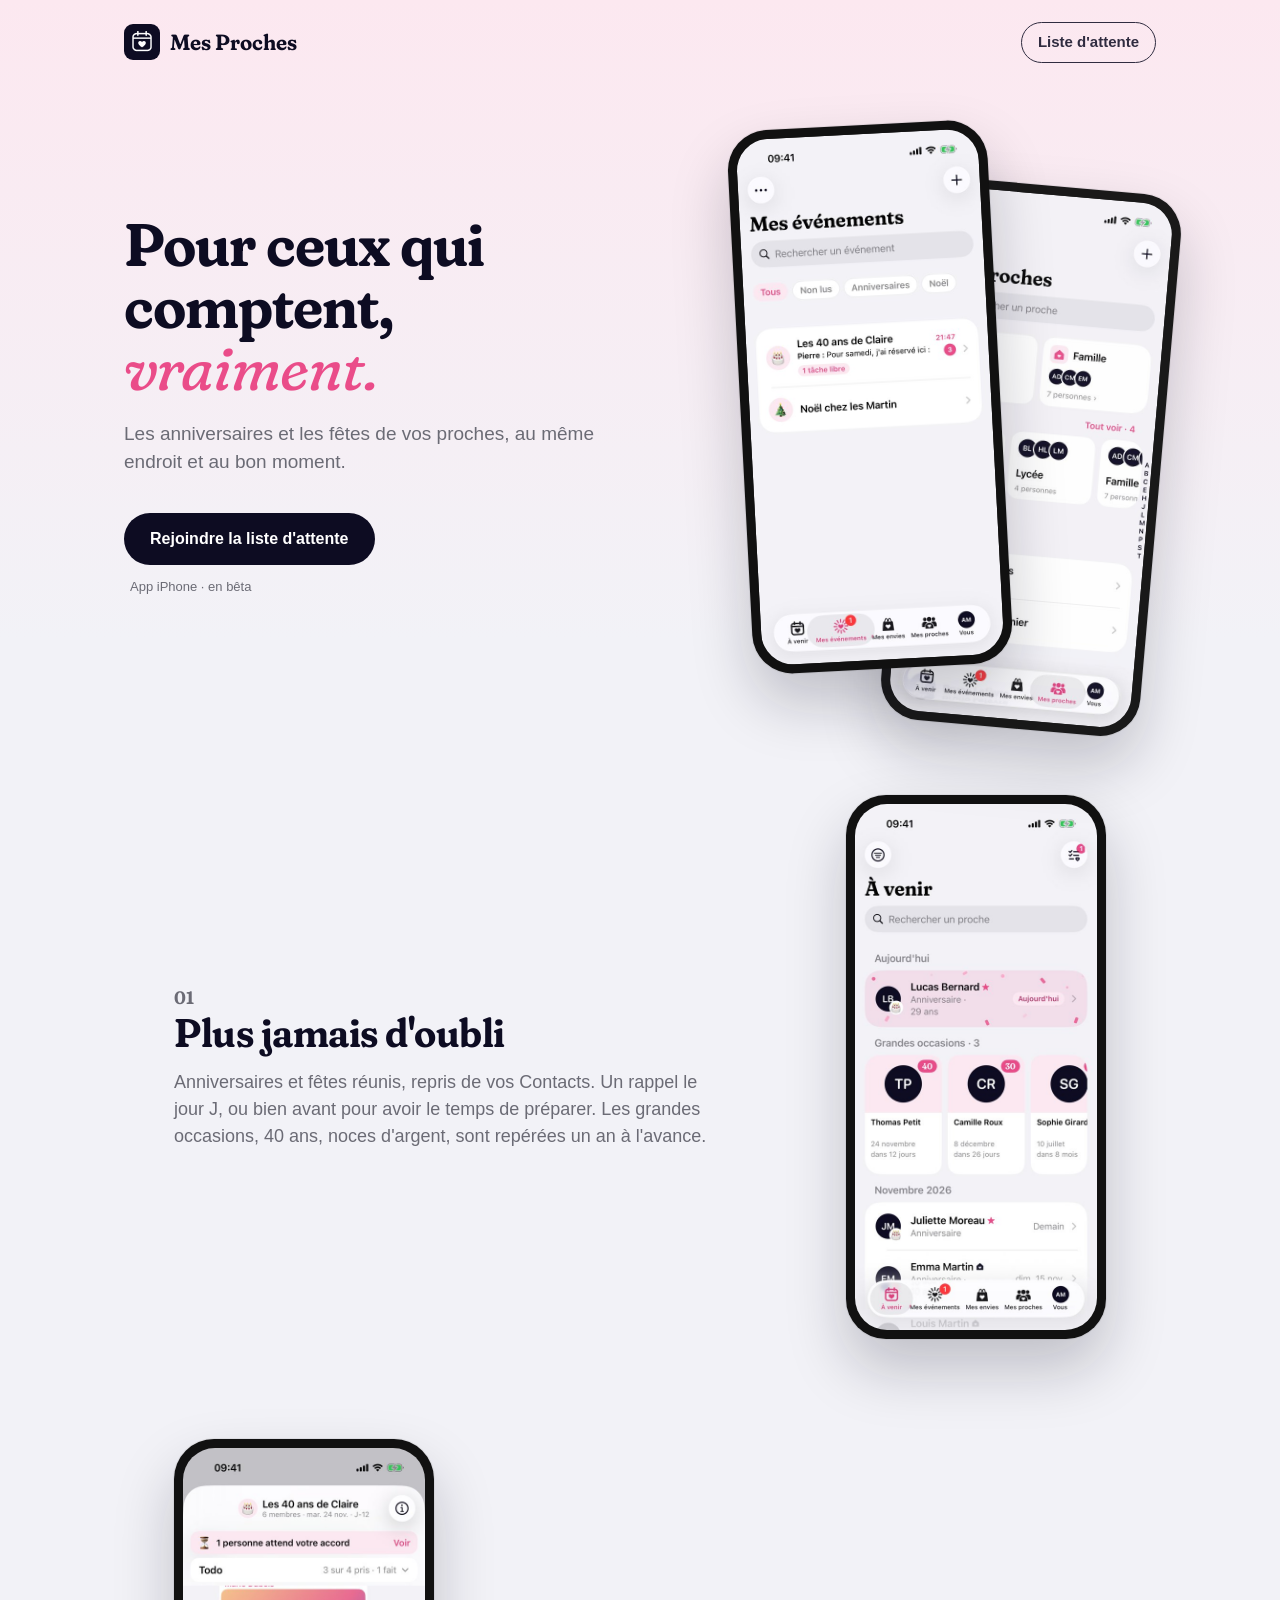
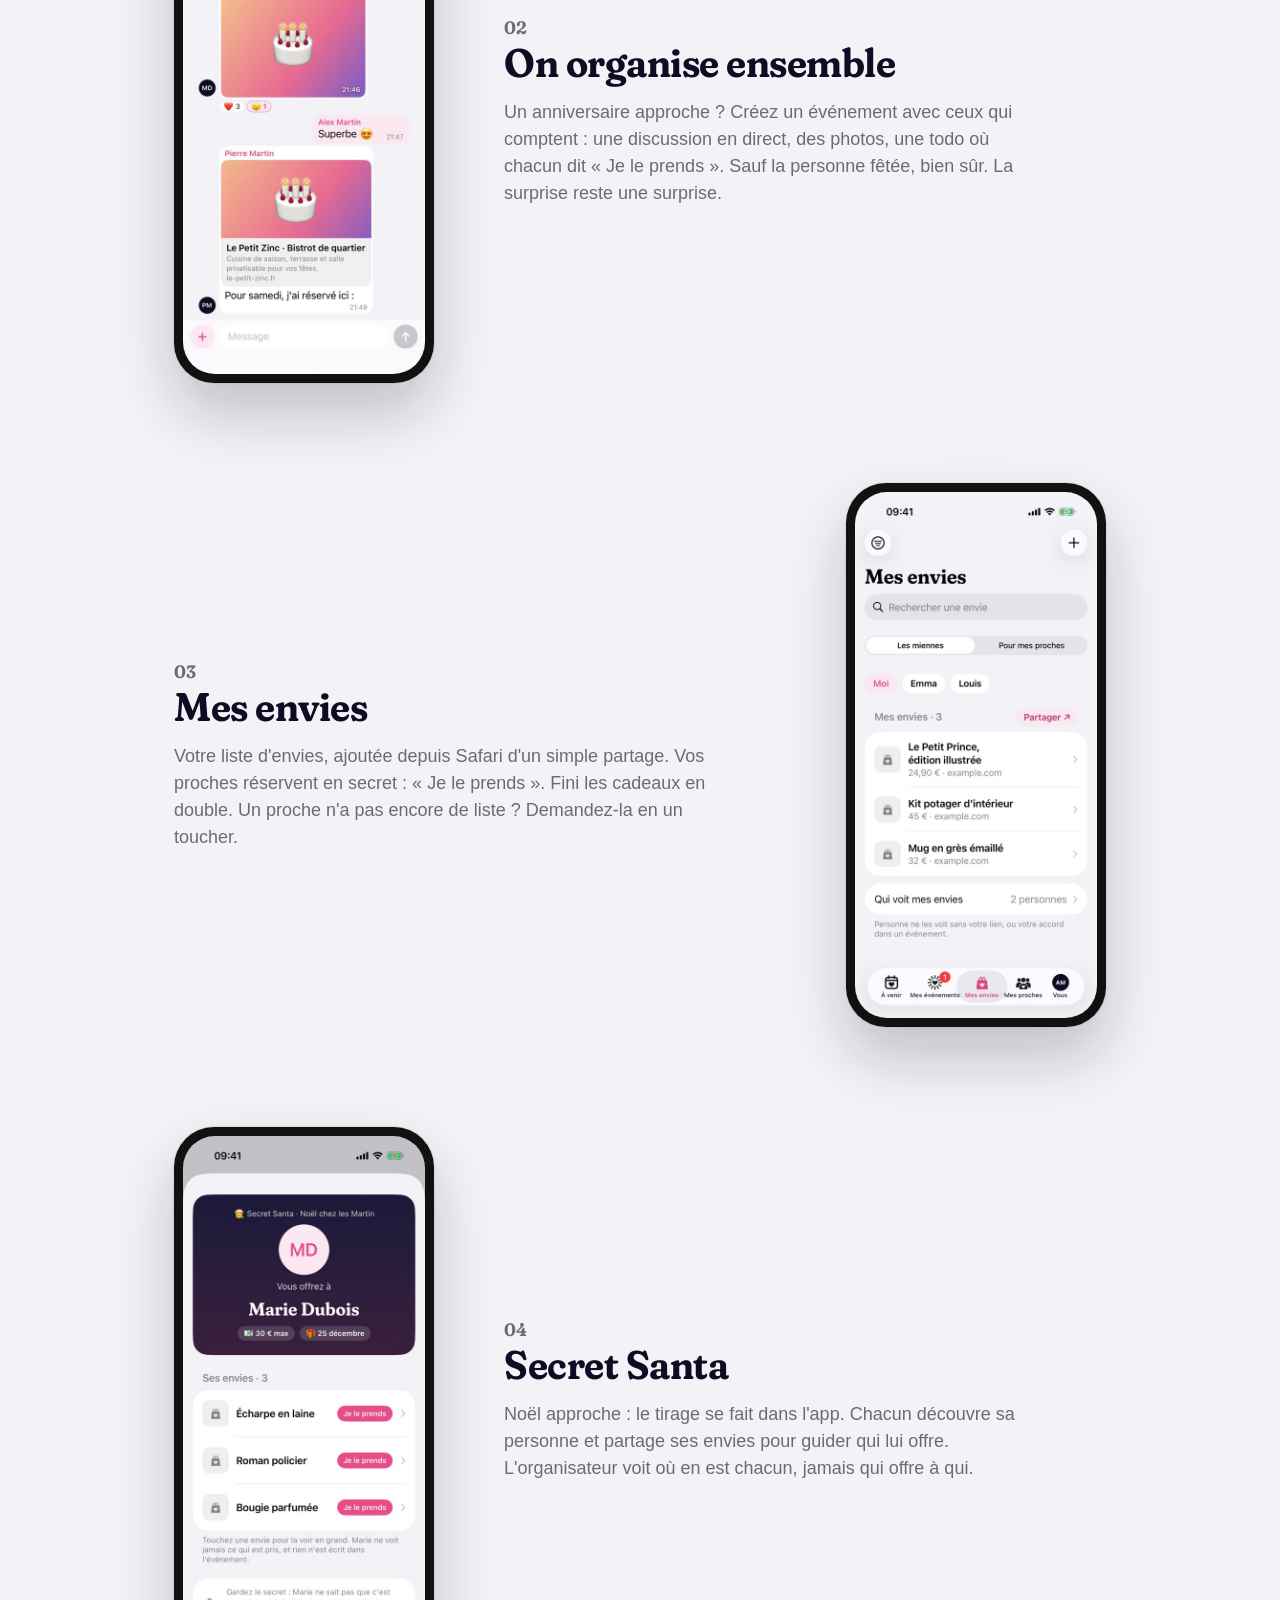
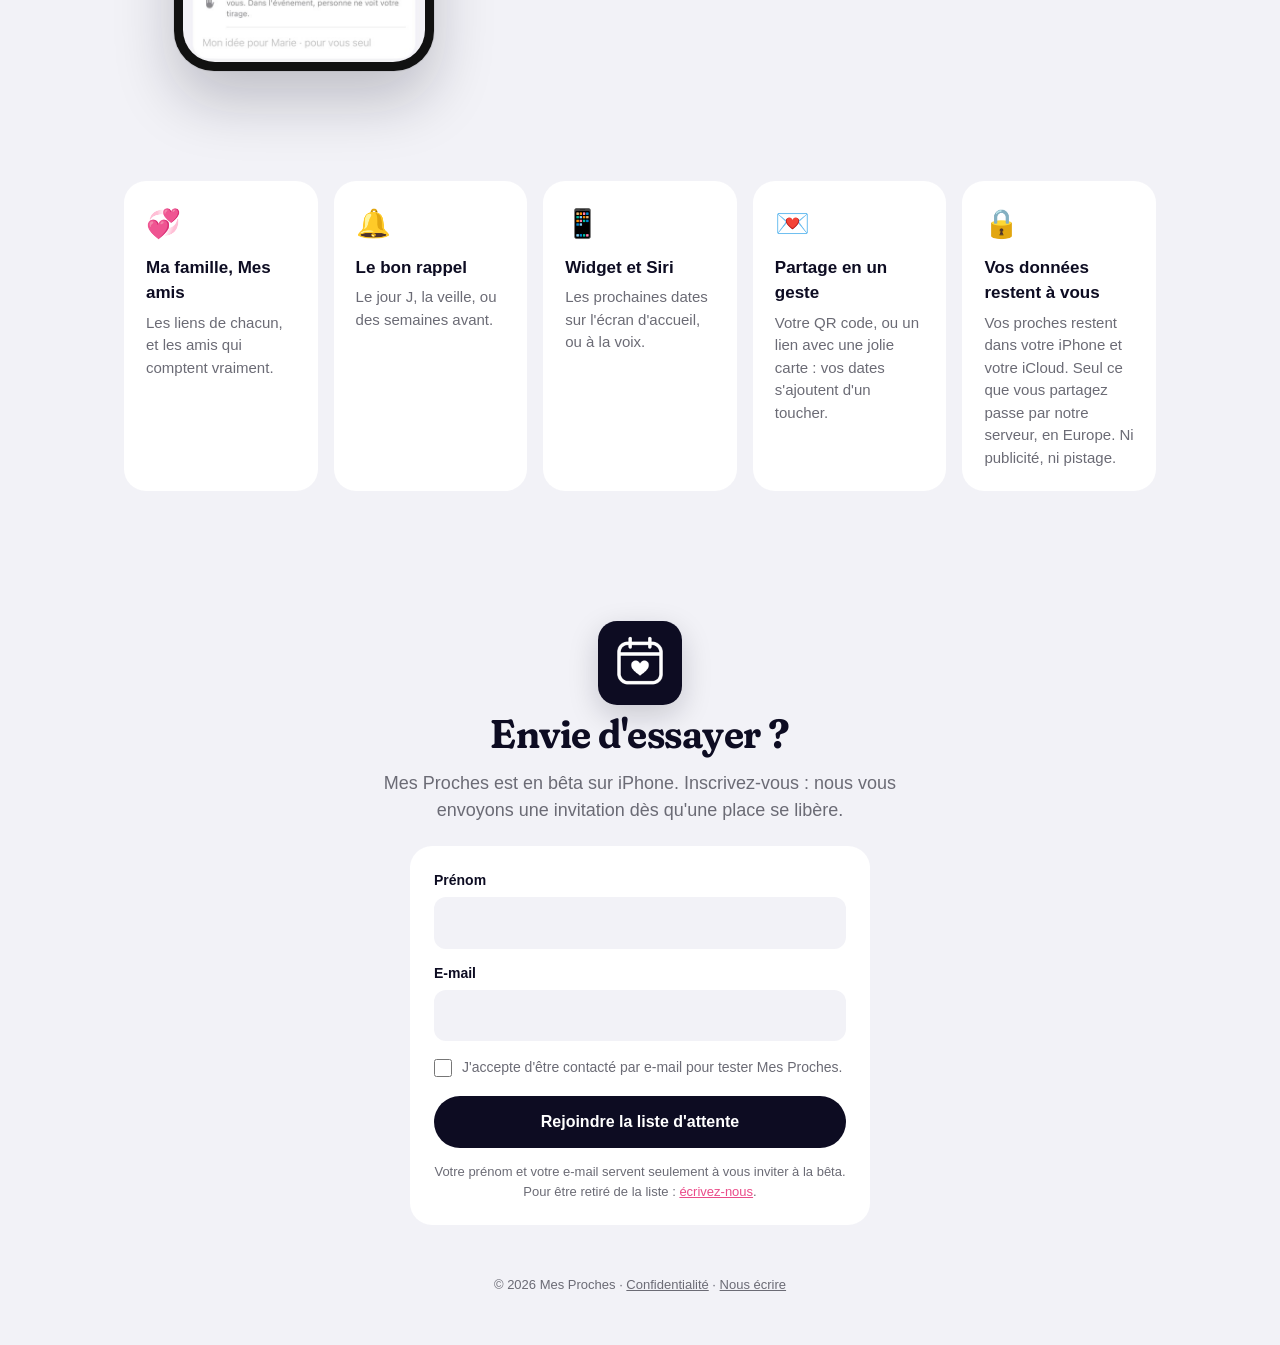
<file: index.html>
<!doctype html>
<html lang="fr">
<head>
<meta charset="utf-8">
<meta name="viewport" content="width=device-width, initial-scale=1">
<title>Mes Proches</title>
<meta name="robots" content="noindex, nofollow">
<meta name="description" content="Les anniversaires et les fêtes de ceux qui comptent, au même endroit. Une app iPhone, en bêta.">
<meta property="og:type" content="website">
<meta property="og:url" content="https://mesproches.app/">
<meta property="og:site_name" content="Mes Proches">
<meta property="og:title" content="Mes Proches – Pour ceux qui comptent, vraiment.">
<meta property="og:description" content="Les anniversaires et les fêtes de vos proches, au même endroit et au bon moment.">
<meta property="og:image" content="https://mesproches.app/assets/apercu-v3.jpg">
<meta property="og:image:width" content="1200">
<meta property="og:image:height" content="630">
<meta name="twitter:card" content="summary_large_image">
<link rel="icon" href="/favicon.png">
<link rel="apple-touch-icon" href="/apple-touch-icon.png">
<link rel="stylesheet" href="/assets/style.css">
<link rel="stylesheet" href="/assets/accueil.css">
</head>
<body class="accueil">

<header class="haut">
  <div class="marque"><img src="/assets/icone.png" alt=""><span>Mes Proches</span></div>
  <div class="haut-droite">
    <a class="petit-bouton" href="#liste-attente">Liste d'attente</a>
  </div>
</header>

<section class="hero">
  <div class="hero-texte">
    <h1>Pour ceux qui comptent, <em>vraiment.</em></h1>
    <p class="intro">Les anniversaires et les fêtes de vos proches, au même endroit et au bon moment.</p>
    <a class="bouton" href="#liste-attente">Rejoindre la liste d'attente</a>
    <p class="mini">App iPhone · en bêta</p>
  </div>
  <div class="hero-ecrans">
    <figure class="tel tel-arriere"><picture><img src="/assets/ecrans/clair-family.jpg" alt="Écran Mes proches"></picture></figure>
    <figure class="tel tel-avant"><picture><img src="/assets/ecrans/clair-events.jpg" alt="Écran Mes événements"></picture></figure>
  </div>
</section>

<section class="bloc">
  <div class="bloc-texte">
    <p class="numero">01</p>
    <h2>Plus jamais d'oubli</h2>
    <p>Anniversaires et fêtes réunis, repris de vos Contacts. Un rappel le jour J, ou bien avant pour avoir le temps de préparer. Les grandes occasions, 40 ans, noces d'argent, sont repérées un an à l'avance.</p>
  </div>
  <figure class="tel"><picture><img src="/assets/ecrans/clair-upcoming.jpg" alt="Écran À venir" loading="lazy"></picture></figure>
</section>

<section class="bloc inverse">
  <div class="bloc-texte">
    <p class="numero">02</p>
    <h2>On organise ensemble</h2>
    <p>Un anniversaire approche ? Créez un événement avec ceux qui comptent : une discussion en direct, des photos, une todo où chacun dit « Je le prends ». Sauf la personne fêtée, bien sûr. La surprise reste une surprise.</p>
  </div>
  <figure class="tel"><picture><img src="/assets/ecrans/clair-groupe-fil.jpg" alt="Écran de la discussion d'un événement" loading="lazy"></picture></figure>
</section>

<section class="bloc">
  <div class="bloc-texte">
    <p class="numero">03</p>
    <h2>Mes envies</h2>
    <p>Votre liste d'envies, ajoutée depuis Safari d'un simple partage. Vos proches réservent en secret : « Je le prends ». Fini les cadeaux en double. Un proche n'a pas encore de liste ? Demandez-la en un toucher.</p>
  </div>
  <figure class="tel"><picture><img src="/assets/ecrans/clair-envies.jpg" alt="Écran Mes envies" loading="lazy"></picture></figure>
</section>

<section class="bloc inverse">
  <div class="bloc-texte">
    <p class="numero">04</p>
    <h2>Secret Santa</h2>
    <p>Noël approche : le tirage se fait dans l'app. Chacun découvre sa personne et partage ses envies pour guider qui lui offre. L'organisateur voit où en est chacun, jamais qui offre à qui.</p>
  </div>
  <figure class="tel"><picture><img src="/assets/ecrans/clair-santa.jpg" alt="Écran Secret Santa" loading="lazy"></picture></figure>
</section>

<section class="atouts">
  <div class="atout"><span>💞</span><h3>Ma famille, Mes amis</h3><p>Les liens de chacun, et les amis qui comptent vraiment.</p></div>
  <div class="atout"><span>🔔</span><h3>Le bon rappel</h3><p>Le jour J, la veille, ou des semaines avant.</p></div>
  <div class="atout"><span>📱</span><h3>Widget et Siri</h3><p>Les prochaines dates sur l'écran d'accueil, ou à la voix.</p></div>
  <div class="atout"><span>💌</span><h3>Partage en un geste</h3><p>Votre QR code, ou un lien avec une jolie carte : vos dates s'ajoutent d'un toucher.</p></div>
  <div class="atout"><span>🔒</span><h3>Vos données restent à vous</h3><p>Vos proches restent dans votre iPhone et votre iCloud. Seul ce que vous partagez passe par notre serveur, en Europe. Ni publicité, ni pistage.</p></div>
</section>

<section class="invitation" id="liste-attente">
  <img class="icone" src="/assets/icone.png" alt="">
  <h2>Envie d'essayer ?</h2>
  <p>Mes Proches est en bêta sur iPhone. Inscrivez-vous : nous vous envoyons une invitation dès qu'une place se libère.</p>
  <form class="attente" id="attente" novalidate>
    <label for="prenom">Prénom</label>
    <input type="text" id="prenom" name="prenom" autocomplete="given-name" required maxlength="60">
    <label for="email">E-mail</label>
    <input type="email" id="email" name="email" autocomplete="email" inputmode="email" required maxlength="120">
    <input class="piege" type="text" name="site" tabindex="-1" autocomplete="off" aria-hidden="true">
    <label class="accord"><input type="checkbox" id="accord" name="accord" required> J'accepte d'être contacté par e-mail pour tester Mes Proches.</label>
    <button class="bouton" type="submit">Rejoindre la liste d'attente</button>
    <p class="note">Votre prénom et votre e-mail servent seulement à vous inviter à la bêta. Pour être retiré de la liste : <a href="#" class="ecrire">écrivez-nous</a>.</p>
  </form>
</section>
<script>
// Liste d'attente : envoi vers la feuille Google de Mes Proches (script Google Apps Script)
(function () {
  var URL_LISTE = "https://script.google.com/macros/s/AKfycbwJtWUhBmsXgsnpHTEbNK-BFUwOJkk66DtXFwPkzRLhjVDxNhWCYq_aPArt5VgcALkMHA/exec";
  var f = document.getElementById("attente");
  f.addEventListener("submit", function (e) {
    e.preventDefault();
    var prenom = f.prenom.value.trim(), email = f.email.value.trim();
    var vieux = f.querySelector(".erreur"); if (vieux) vieux.remove();
    function erreur(t) { var p = document.createElement("p"); p.className = "erreur"; p.textContent = t; f.appendChild(p); }
    if (!prenom || !/^[^@\s]+@[^@\s]+\.[^@\s]+$/.test(email)) return erreur("Indiquez votre prénom et une adresse e-mail valide.");
    if (!f.accord.checked) return erreur("Cochez la case pour que nous puissions vous écrire.");
    var bouton = f.querySelector("button"); bouton.disabled = true; bouton.textContent = "Envoi…";
    if (URL_LISTE.indexOf("%%") === 0) {
      location.href = "mailto:" + adresse() + "?subject=" + encodeURIComponent("Liste d'attente Mes Proches") +
        "&body=" + encodeURIComponent("Prénom : " + prenom + "\nE-mail : " + email);
      bouton.disabled = false; bouton.textContent = "Rejoindre la liste d'attente";
      return;
    }
    var donnees = new URLSearchParams({ prenom: prenom, email: email, site: f.site.value, origine: location.hostname });
    fetch(URL_LISTE, { method: "POST", mode: "no-cors", body: donnees })
      .then(function () {
        f.innerHTML = '<div class="merci"><strong>Merci, ' + prenom.replace(/[<>&"]/g, "") + ' !</strong>Vous êtes sur la liste. Nous vous écrivons dès qu\'une place se libère.</div>';
      })
      .catch(function () {
        bouton.disabled = false; bouton.textContent = "Rejoindre la liste d'attente";
        erreur("L'envoi n'a pas abouti. Réessayez dans un instant.");
      });
  });
})();
</script>

<footer class="pied">© 2026 Mes Proches · <a href="/confidentialite/">Confidentialité</a> · <a href="#" class="ecrire">Nous écrire</a></footer>
<script>
// Adresse de contact assemblée au clic (24/10/2026) : jamais écrite en clair dans la page, contre les robots à spam
function adresse() { return ["contact", "mesproches.app"].join(String.fromCharCode(64)); }
document.querySelectorAll(".ecrire").forEach(function (a) {
  a.addEventListener("click", function (e) { e.preventDefault(); location.href = "mailto:" + adresse(); });
});
</script>
</body>
</html>
</file>
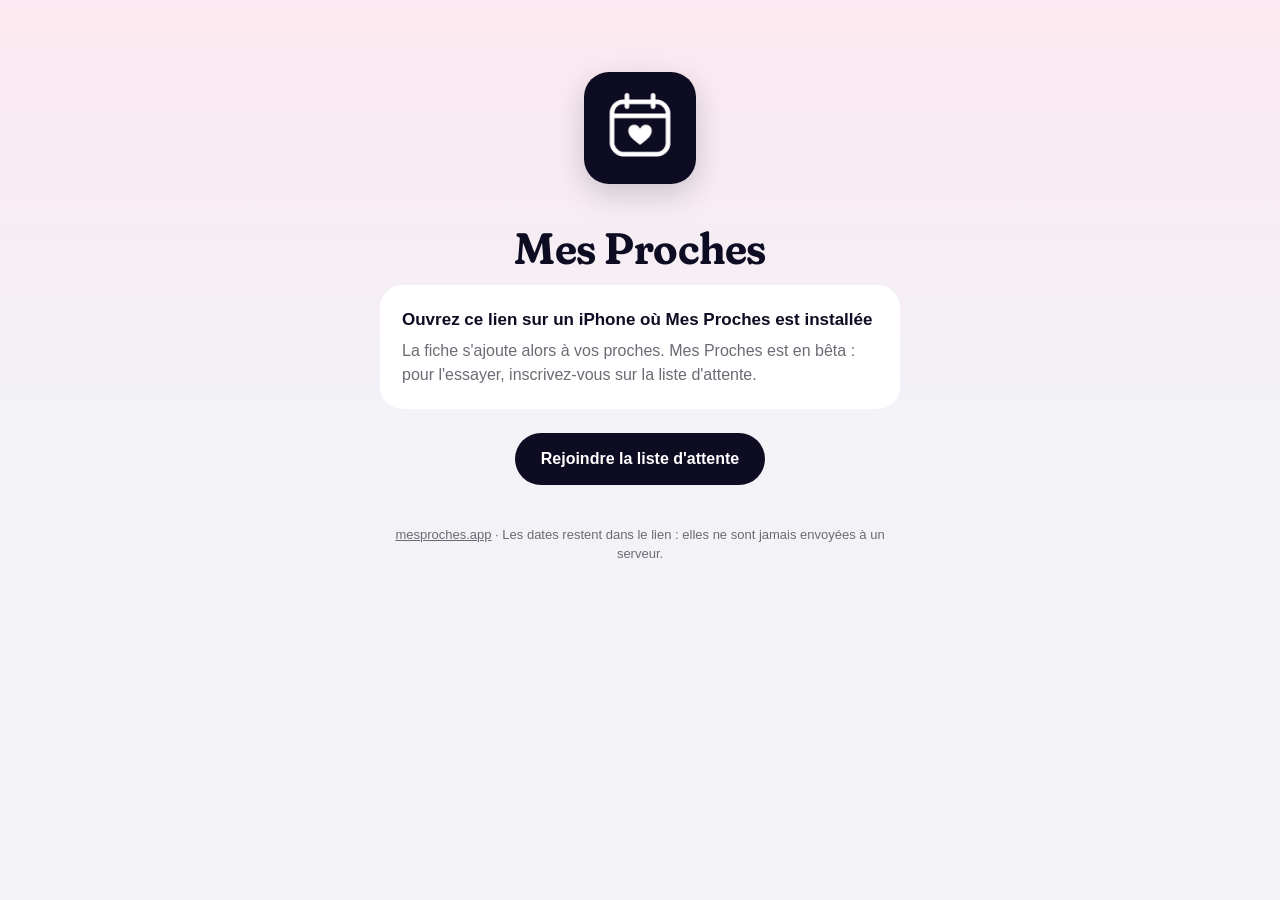
<file: ajouter/index.html>
<!doctype html>
<html lang="fr">
<head>
<meta charset="utf-8">
<meta name="viewport" content="width=device-width, initial-scale=1">
<title>Mes Proches</title>
<meta name="robots" content="noindex, nofollow">
<link rel="icon" href="/favicon.png">
<link rel="apple-touch-icon" href="/apple-touch-icon.png">
<link rel="stylesheet" href="/assets/style.css">
</head>
<body>
<main>
  <img class="icone" src="/assets/icone.png" alt="Icône de Mes Proches">
  <h1>Mes Proches</h1>

  <div class="carte" id="fiche" hidden>
    <p>On vous partage les dates de</p>
    <p class="nom" id="nom"></p>
    <p class="dates" id="dates"></p>
  </div>

  <div class="carte">
    <h2>Ouvrez ce lien sur un iPhone où Mes Proches est installée</h2>
    <p>La fiche s'ajoute alors à vos proches. Mes Proches est en bêta : pour l'essayer, inscrivez-vous sur la liste d'attente.</p>
  </div>

  <a class="bouton" href="/#liste-attente">Rejoindre la liste d'attente</a>

  <p class="pied"><a href="/">mesproches.app</a> · Les dates restent dans le lien : elles ne sont jamais envoyées à un serveur.</p>
</main>
<script>
// Les données sont après le « # » : le navigateur ne les envoie jamais au serveur.
(function () {
  var p = new URLSearchParams(location.hash.slice(1));
  var prenom = p.get("prenom");
  if (!prenom) return;
  var mois = ["janvier","février","mars","avril","mai","juin","juillet","août","septembre","octobre","novembre","décembre"];
  function jour(v) {
    if (!v) return null;
    var t = v.split("-").map(Number);
    if (!t[0] || !t[1] || t[1] > 12) return null;
    return (t[0] === 1 ? "1er" : t[0]) + " " + mois[t[1] - 1];
  }
  var lignes = [];
  var a = jour(p.get("anniv")); if (a) lignes.push("Anniversaire : " + a);
  var f = jour(p.get("fete")); if (f) lignes.push("Fête : " + f);
  document.getElementById("nom").textContent = [prenom, p.get("nom")].filter(Boolean).join(" ");
  document.getElementById("dates").textContent = lignes.join(" · ");
  document.getElementById("fiche").hidden = false;
})();
</script>
</body>
</html>
</file>
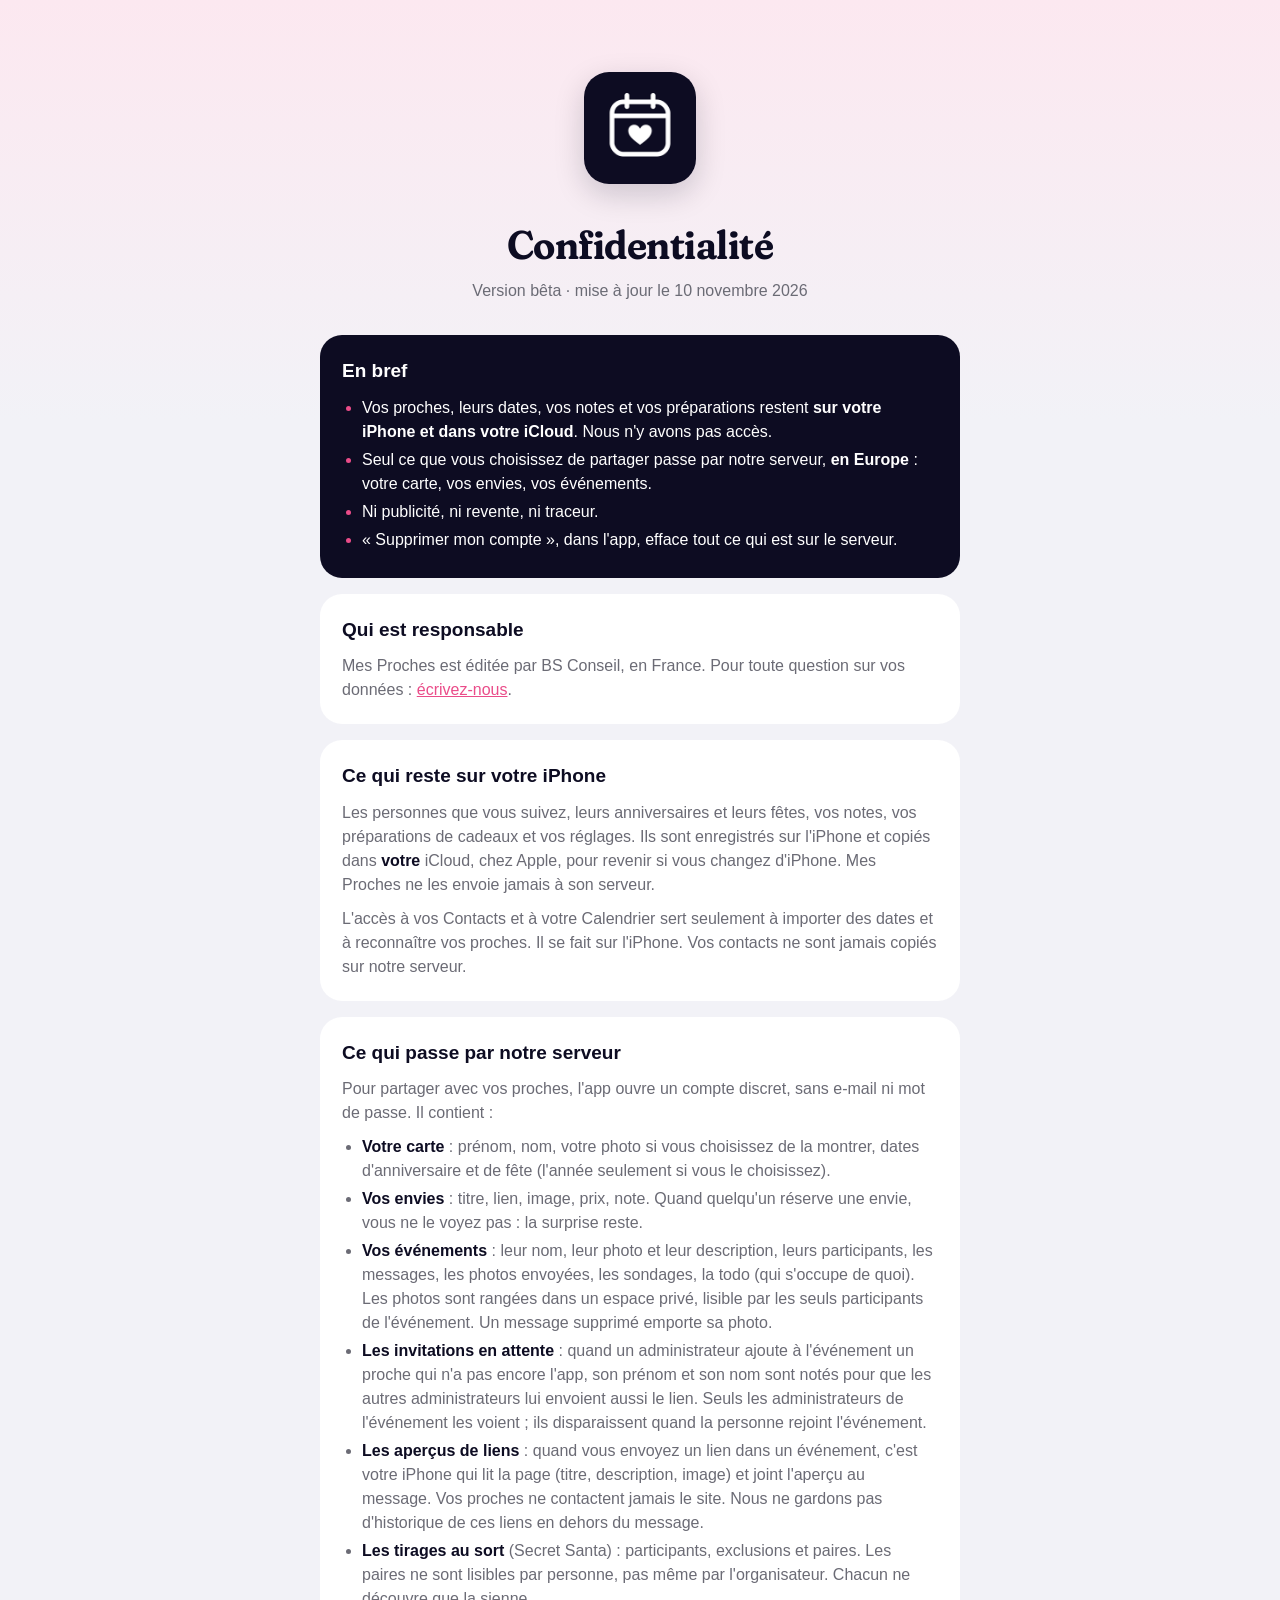
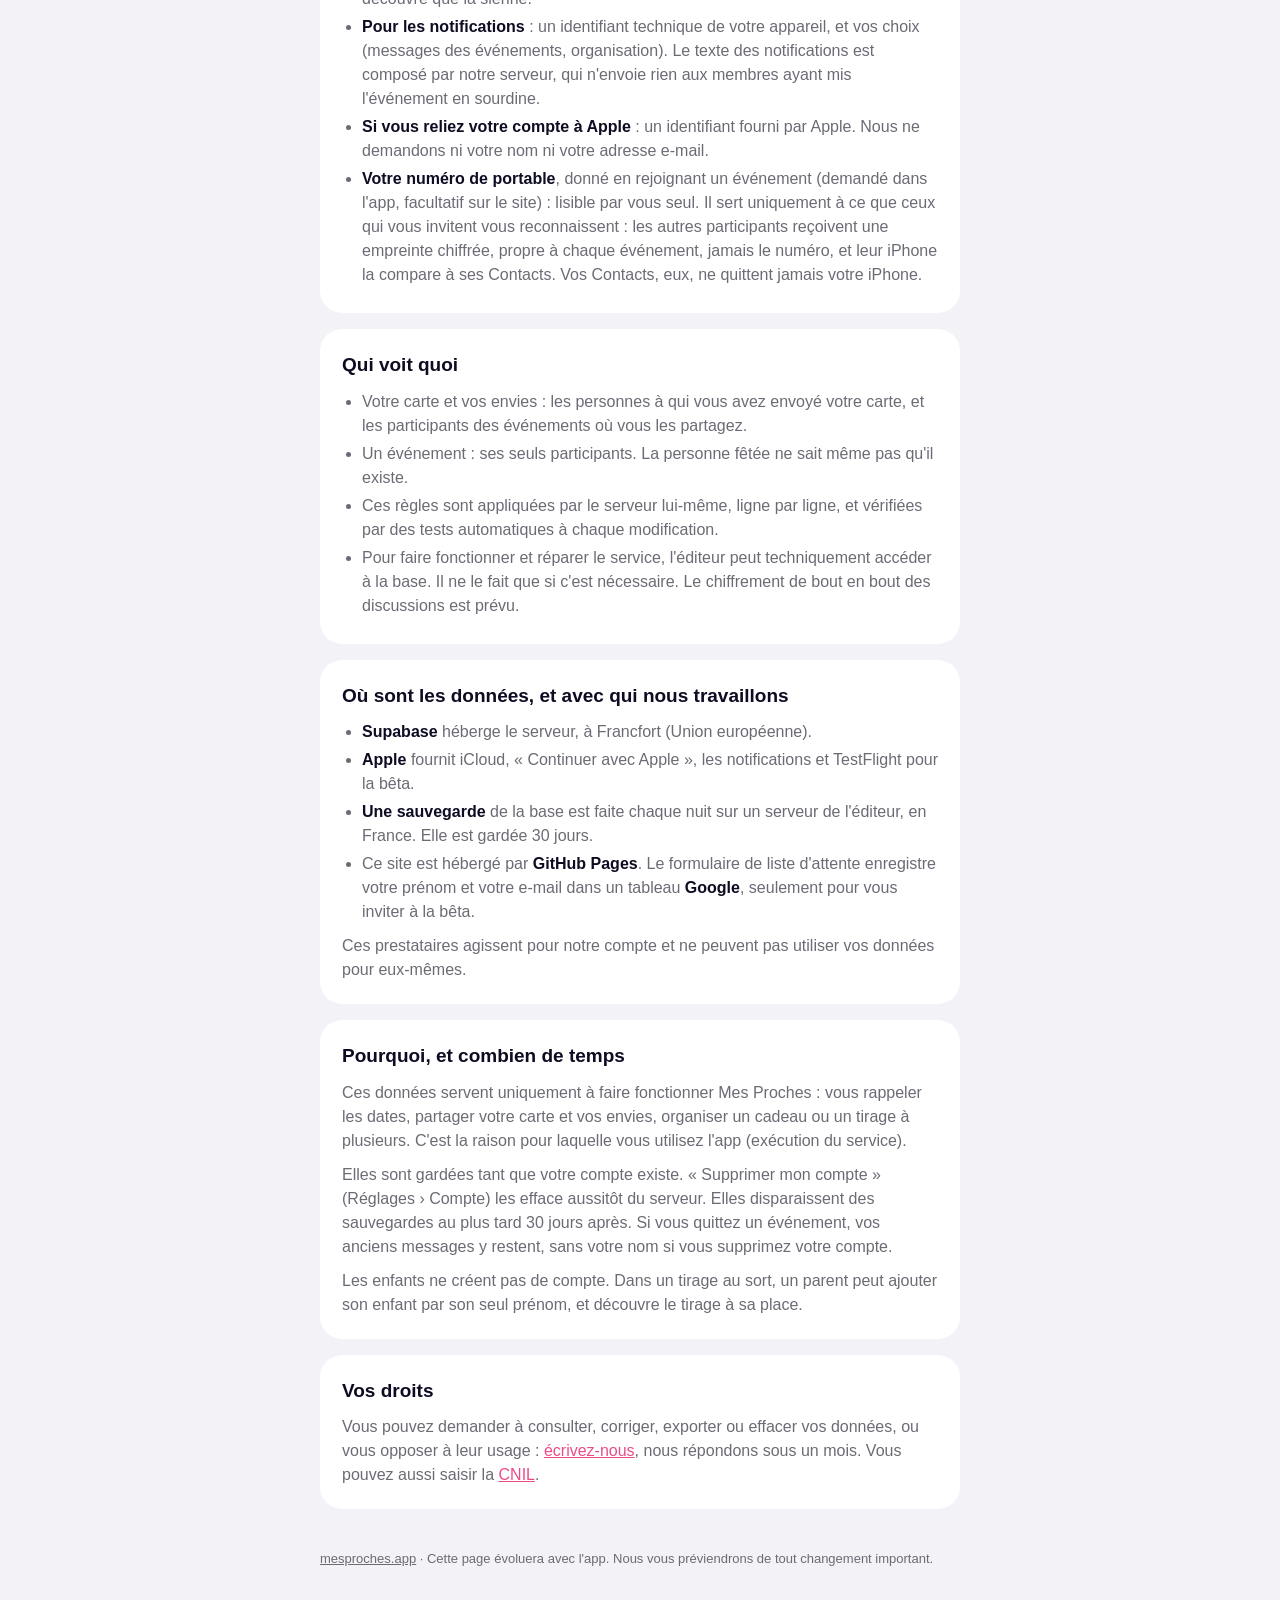
<file: confidentialite/index.html>
<!doctype html>
<html lang="fr">
<head>
<meta charset="utf-8">
<meta name="viewport" content="width=device-width, initial-scale=1">
<title>Confidentialité · Mes Proches</title>
<meta name="description" content="Ce que Mes Proches garde, où, pourquoi, et comment tout effacer.">
<link rel="icon" href="/favicon.png">
<link rel="apple-touch-icon" href="/apple-touch-icon.png">
<link rel="stylesheet" href="/assets/style.css">
<style>
  main.texte { text-align: left; max-width: 680px; }
  main.texte .entete { text-align: center; }
  main.texte h1 { font-size: 40px; }
  .maj { color: var(--second); text-align: center; margin: 0 0 32px; }
  .carte h2 { font-size: 19px; margin: 0 0 10px; color: var(--texte); }
  .carte p, .carte li { color: var(--second); }
  .carte p + p, .carte p + ul, .carte ul + p { margin-top: 10px; }
  .carte ul { margin: 0; padding-left: 20px; }
  .carte li { margin: 4px 0; }
  .carte strong { color: var(--texte); font-weight: 600; }
  .resume { background: var(--nuit); }
  .resume h2, .resume p, .resume li, .resume strong { color: #fff; }
  .resume li::marker { color: var(--rose); }
  a { color: var(--rose); }
</style>
</head>
<body>
<main class="texte">
  <div class="entete">
    <a href="/"><img class="icone" src="/assets/icone.png" alt="Mes Proches"></a>
    <h1>Confidentialité</h1>
    <p class="maj">Version bêta · mise à jour le 10 novembre 2026</p>
  </div>

  <div class="carte resume">
    <h2>En bref</h2>
    <ul>
      <li>Vos proches, leurs dates, vos notes et vos préparations restent <strong>sur votre iPhone et dans votre iCloud</strong>. Nous n'y avons pas accès.</li>
      <li>Seul ce que vous choisissez de partager passe par notre serveur, <strong>en Europe</strong> : votre carte, vos envies, vos événements.</li>
      <li>Ni publicité, ni revente, ni traceur.</li>
      <li>« Supprimer mon compte », dans l'app, efface tout ce qui est sur le serveur.</li>
    </ul>
  </div>

  <div class="carte">
    <h2>Qui est responsable</h2>
    <p>Mes Proches est éditée par BS Conseil, en France. Pour toute question sur vos données : <a href="#" class="ecrire">écrivez-nous</a>.</p>
  </div>

  <div class="carte">
    <h2>Ce qui reste sur votre iPhone</h2>
    <p>Les personnes que vous suivez, leurs anniversaires et leurs fêtes, vos notes, vos préparations de cadeaux et vos réglages. Ils sont enregistrés sur l'iPhone et copiés dans <strong>votre</strong> iCloud, chez Apple, pour revenir si vous changez d'iPhone. Mes Proches ne les envoie jamais à son serveur.</p>
    <p>L'accès à vos Contacts et à votre Calendrier sert seulement à importer des dates et à reconnaître vos proches. Il se fait sur l'iPhone. Vos contacts ne sont jamais copiés sur notre serveur.</p>
  </div>

  <div class="carte">
    <h2>Ce qui passe par notre serveur</h2>
    <p>Pour partager avec vos proches, l'app ouvre un compte discret, sans e-mail ni mot de passe. Il contient :</p>
    <ul>
      <li><strong>Votre carte</strong> : prénom, nom, votre photo si vous choisissez de la montrer, dates d'anniversaire et de fête (l'année seulement si vous le choisissez).</li>
      <li><strong>Vos envies</strong> : titre, lien, image, prix, note. Quand quelqu'un réserve une envie, vous ne le voyez pas : la surprise reste.</li>
      <li><strong>Vos événements</strong> : leur nom, leur photo et leur description, leurs participants, les messages, les photos envoyées, les sondages, la todo (qui s'occupe de quoi). Les photos sont rangées dans un espace privé, lisible par les seuls participants de l'événement. Un message supprimé emporte sa photo.</li>
      <li><strong>Les invitations en attente</strong> : quand un administrateur ajoute à l'événement un proche qui n'a pas encore l'app, son prénom et son nom sont notés pour que les autres administrateurs lui envoient aussi le lien. Seuls les administrateurs de l'événement les voient ; ils disparaissent quand la personne rejoint l'événement.</li>
      <li><strong>Les aperçus de liens</strong> : quand vous envoyez un lien dans un événement, c'est votre iPhone qui lit la page (titre, description, image) et joint l'aperçu au message. Vos proches ne contactent jamais le site. Nous ne gardons pas d'historique de ces liens en dehors du message.</li>
      <li><strong>Les tirages au sort</strong> (Secret Santa) : participants, exclusions et paires. Les paires ne sont lisibles par personne, pas même par l'organisateur. Chacun ne découvre que la sienne.</li>
      <li><strong>Pour les notifications</strong> : un identifiant technique de votre appareil, et vos choix (messages des événements, organisation). Le texte des notifications est composé par notre serveur, qui n'envoie rien aux membres ayant mis l'événement en sourdine.</li>
      <li><strong>Si vous reliez votre compte à Apple</strong> : un identifiant fourni par Apple. Nous ne demandons ni votre nom ni votre adresse e-mail.</li>
      <li><strong>Votre numéro de portable</strong>, donné en rejoignant un événement (demandé dans l'app, facultatif sur le site) : lisible par vous seul. Il sert uniquement à ce que ceux qui vous invitent vous reconnaissent : les autres participants reçoivent une empreinte chiffrée, propre à chaque événement, jamais le numéro, et leur iPhone la compare à ses Contacts. Vos Contacts, eux, ne quittent jamais votre iPhone.</li>
    </ul>
  </div>

  <div class="carte">
    <h2>Qui voit quoi</h2>
    <ul>
      <li>Votre carte et vos envies : les personnes à qui vous avez envoyé votre carte, et les participants des événements où vous les partagez.</li>
      <li>Un événement : ses seuls participants. La personne fêtée ne sait même pas qu'il existe.</li>
      <li>Ces règles sont appliquées par le serveur lui-même, ligne par ligne, et vérifiées par des tests automatiques à chaque modification.</li>
      <li>Pour faire fonctionner et réparer le service, l'éditeur peut techniquement accéder à la base. Il ne le fait que si c'est nécessaire. Le chiffrement de bout en bout des discussions est prévu.</li>
    </ul>
  </div>

  <div class="carte">
    <h2>Où sont les données, et avec qui nous travaillons</h2>
    <ul>
      <li><strong>Supabase</strong> héberge le serveur, à Francfort (Union européenne).</li>
      <li><strong>Apple</strong> fournit iCloud, « Continuer avec Apple », les notifications et TestFlight pour la bêta.</li>
      <li><strong>Une sauvegarde</strong> de la base est faite chaque nuit sur un serveur de l'éditeur, en France. Elle est gardée 30 jours.</li>
      <li>Ce site est hébergé par <strong>GitHub Pages</strong>. Le formulaire de liste d'attente enregistre votre prénom et votre e-mail dans un tableau <strong>Google</strong>, seulement pour vous inviter à la bêta.</li>
    </ul>
    <p>Ces prestataires agissent pour notre compte et ne peuvent pas utiliser vos données pour eux-mêmes.</p>
  </div>

  <div class="carte">
    <h2>Pourquoi, et combien de temps</h2>
    <p>Ces données servent uniquement à faire fonctionner Mes Proches : vous rappeler les dates, partager votre carte et vos envies, organiser un cadeau ou un tirage à plusieurs. C'est la raison pour laquelle vous utilisez l'app (exécution du service).</p>
    <p>Elles sont gardées tant que votre compte existe. « Supprimer mon compte » (Réglages › Compte) les efface aussitôt du serveur. Elles disparaissent des sauvegardes au plus tard 30 jours après. Si vous quittez un événement, vos anciens messages y restent, sans votre nom si vous supprimez votre compte.</p>
    <p>Les enfants ne créent pas de compte. Dans un tirage au sort, un parent peut ajouter son enfant par son seul prénom, et découvre le tirage à sa place.</p>
  </div>

  <div class="carte">
    <h2>Vos droits</h2>
    <p>Vous pouvez demander à consulter, corriger, exporter ou effacer vos données, ou vous opposer à leur usage : <a href="#" class="ecrire">écrivez-nous</a>, nous répondons sous un mois. Vous pouvez aussi saisir la <a href="https://www.cnil.fr/fr/plaintes">CNIL</a>.</p>
  </div>

  <p class="pied"><a href="/">mesproches.app</a> · Cette page évoluera avec l'app. Nous vous préviendrons de tout changement important.</p>
</main>
<script>
// Adresse de contact assemblée au clic : jamais écrite en clair dans la page, contre les robots à spam
function adresse() { return ["contact", "mesproches.app"].join(String.fromCharCode(64)); }
document.querySelectorAll(".ecrire").forEach(function (a) {
  a.addEventListener("click", function (e) { e.preventDefault(); location.href = "mailto:" + adresse(); });
});
</script>
</body>
</html>
</file>
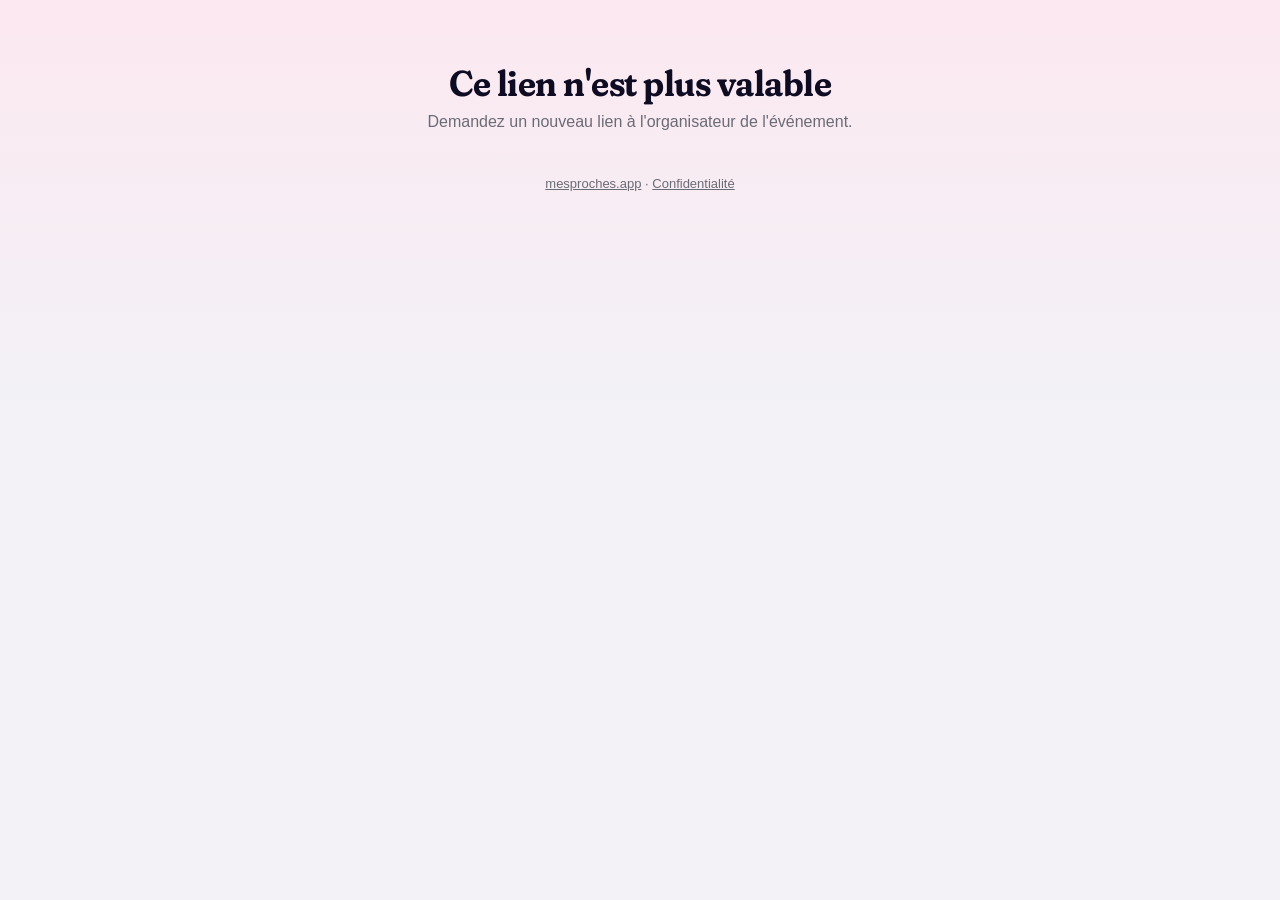
<file: envies/index.html>
<!doctype html>
<html lang="fr">
<head>
<meta charset="utf-8">
<meta name="viewport" content="width=device-width, initial-scale=1">
<title>Envies · Mes Proches</title>
<meta name="robots" content="noindex, nofollow">
<link rel="icon" href="/favicon.png">
<link rel="apple-touch-icon" href="/apple-touch-icon.png">
<link rel="stylesheet" href="/assets/style.css">
<link rel="stylesheet" href="/assets/app.css">
</head>
<body data-page="envies">
<main class="app">
  <div id="app">
    <div class="centre">
      <img class="icone" src="/assets/icone.png" alt="Icône de Mes Proches">
      <h1>Mes Proches</h1>
      <p class="sous">Chargement…</p>
    </div>
  </div>
  <p class="pied centre"><a href="/">mesproches.app</a> · <a href="/confidentialite/">Confidentialité</a></p>
</main>
<script src="/assets/vendor/supabase-2.117.3.js"></script>
<script src="/assets/app.js"></script>
<script>MesProches.envies();</script>
</body>
</html>
</file>
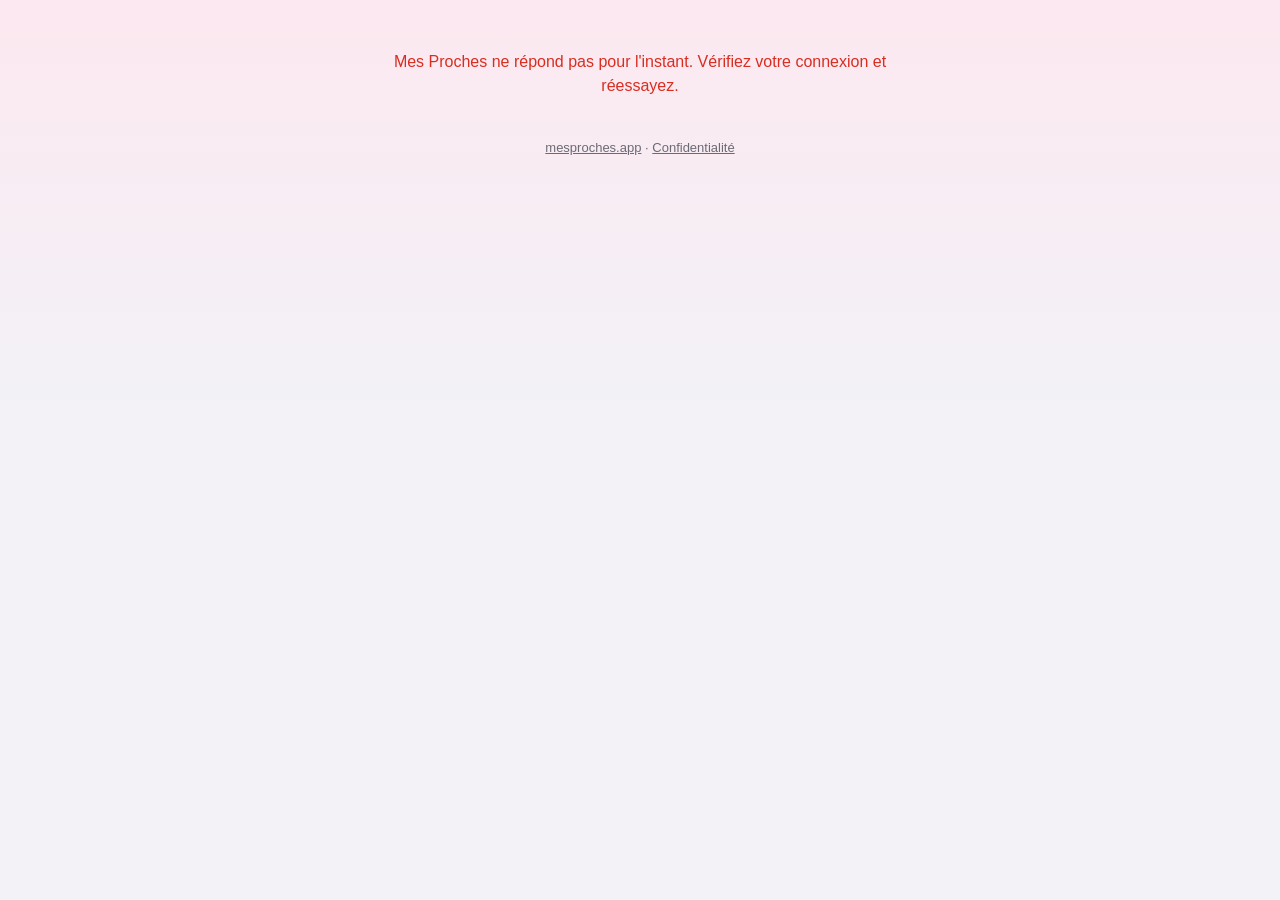
<file: evenements/index.html>
<!doctype html>
<html lang="fr">
<head>
<meta charset="utf-8">
<meta name="viewport" content="width=device-width, initial-scale=1">
<title>Mes événements · Mes Proches</title>
<meta name="robots" content="noindex, nofollow">
<link rel="icon" href="/favicon.png">
<link rel="apple-touch-icon" href="/apple-touch-icon.png">
<link rel="stylesheet" href="/assets/style.css">
<link rel="stylesheet" href="/assets/app.css">
</head>
<body data-page="groupes">
<main class="app">
  <div id="app">
    <div class="centre">
      <img class="icone" src="/assets/icone.png" alt="Icône de Mes Proches">
      <h1>Mes Proches</h1>
      <p class="sous">Chargement…</p>
    </div>
  </div>
  <p class="pied centre"><a href="/">mesproches.app</a> · <a href="/confidentialite/">Confidentialité</a></p>
</main>
<script src="/assets/vendor/supabase-2.117.3.js"></script>
<script src="/assets/app.js"></script>
<script>MesProches.groupes();</script>
</body>
</html>
</file>
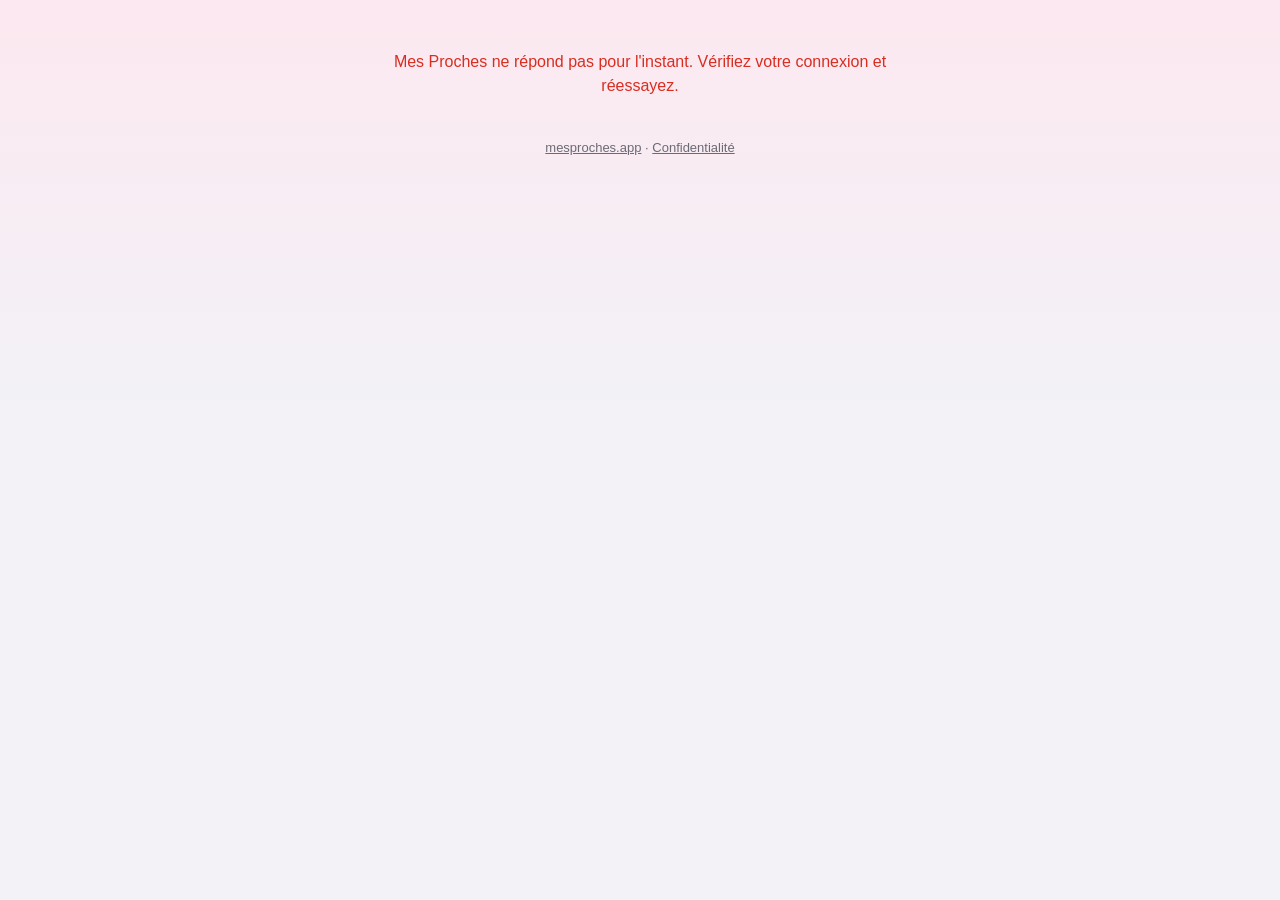
<file: groupes/index.html>
<!doctype html>
<html lang="fr">
<head>
<meta charset="utf-8">
<meta name="robots" content="noindex, nofollow">
<title>Mes événements · Mes Proches</title>
<!-- Ancienne adresse (avant le 9/11/2026) : on garde les liens déjà envoyés -->
<script>location.replace("/evenements/" + location.hash);</script>
<meta http-equiv="refresh" content="0; url=/evenements/">
</head>
<body><p><a href="/evenements/">Mes événements</a></p></body>
</html>
</file>
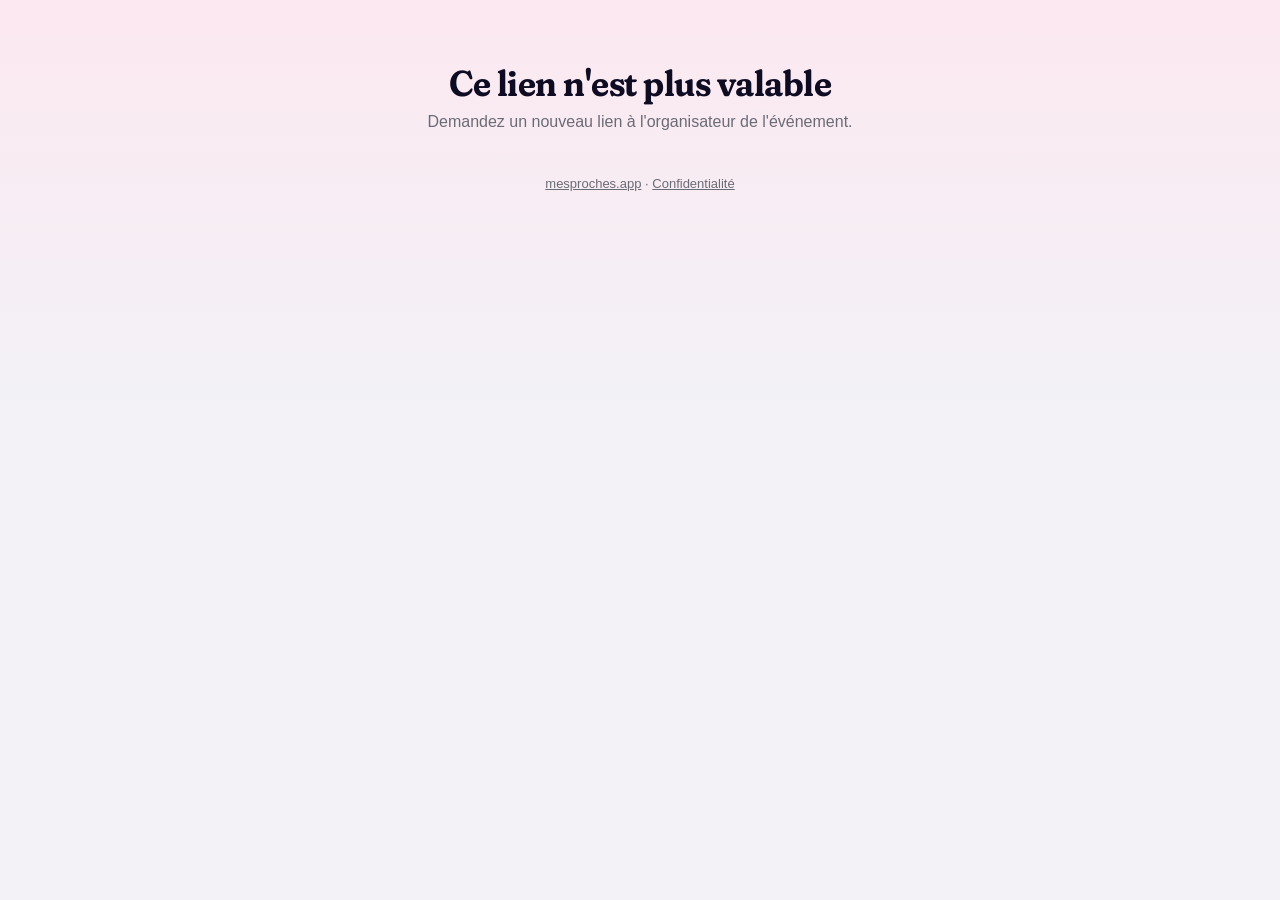
<file: rejoindre/index.html>
<!doctype html>
<html lang="fr">
<head>
<meta charset="utf-8">
<meta name="viewport" content="width=device-width, initial-scale=1">
<title>Rejoindre un événement · Mes Proches</title>
<meta name="robots" content="noindex, nofollow">
<meta property="og:type" content="website">
<meta property="og:site_name" content="Mes Proches">
<meta property="og:title" content="Rejoindre l'événement · Mes Proches">
<meta property="og:description" content="On prépare une surprise ensemble : rejoignez l'événement, sans rien installer.">
<meta property="og:image" content="https://mesproches.app/assets/apercu-rejoindre-v2.jpg">
<meta property="og:image:width" content="1200">
<meta property="og:image:height" content="630">
<meta name="twitter:card" content="summary_large_image">
<link rel="icon" href="/favicon.png">
<link rel="apple-touch-icon" href="/apple-touch-icon.png">
<link rel="stylesheet" href="/assets/style.css">
<link rel="stylesheet" href="/assets/app.css">
</head>
<body data-page="rejoindre">
<main class="app">
  <div id="app">
    <div class="centre">
      <img class="icone" src="/assets/icone.png" alt="Icône de Mes Proches">
      <h1>Mes Proches</h1>
      <p class="sous">Chargement…</p>
    </div>
  </div>
  <p class="pied centre"><a href="/">mesproches.app</a> · <a href="/confidentialite/">Confidentialité</a></p>
</main>
<script src="/assets/vendor/supabase-2.117.3.js"></script>
<script src="/assets/app.js"></script>
<script>MesProches.rejoindre();</script>
</body>
</html>
</file>
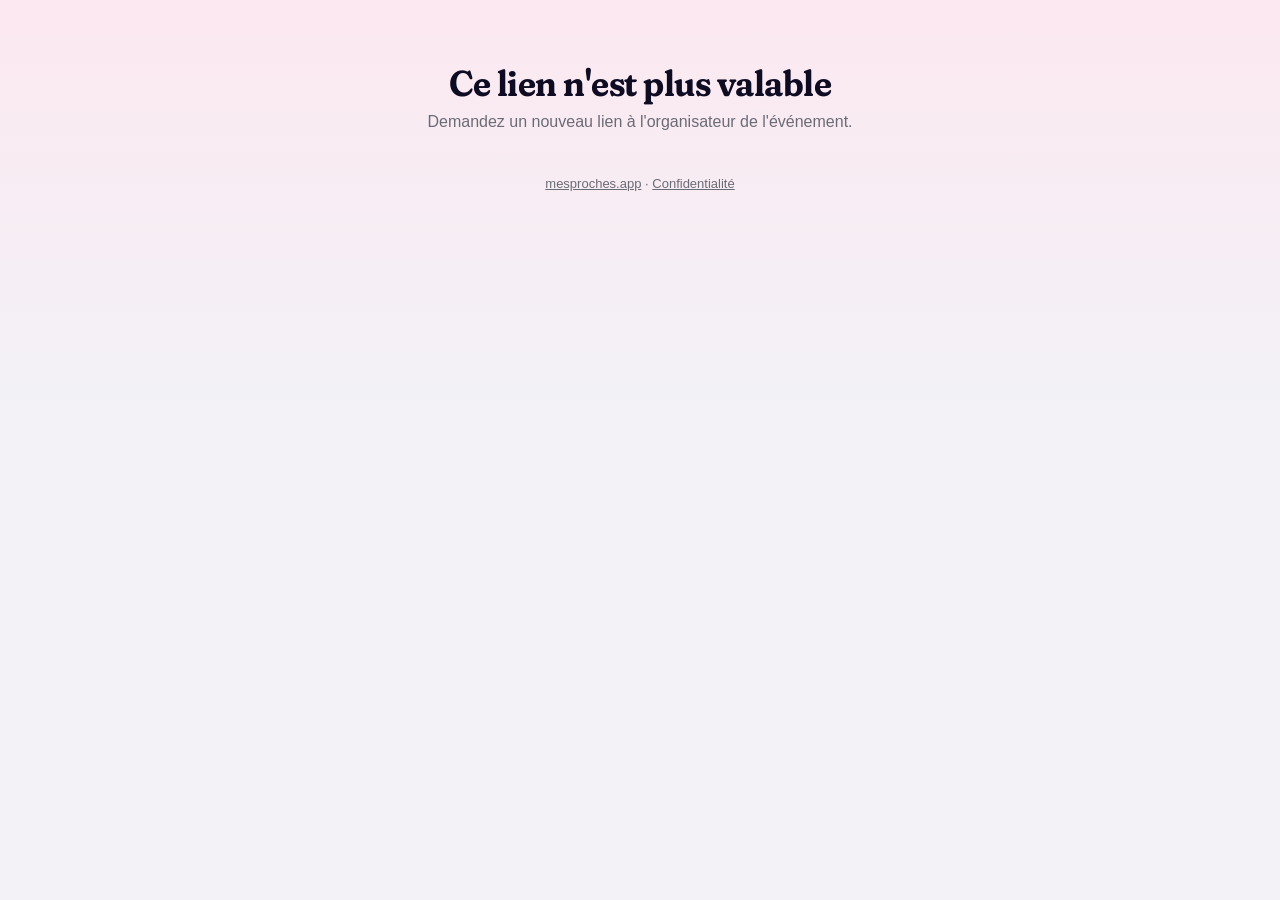
<file: envies/demande/index.html>
<!doctype html>
<html lang="fr">
<head>
<meta charset="utf-8">
<meta name="viewport" content="width=device-width, initial-scale=1">
<title>Demande d'envies · Mes Proches</title>
<meta name="robots" content="noindex, nofollow">
<link rel="icon" href="/favicon.png">
<link rel="apple-touch-icon" href="/apple-touch-icon.png">
<link rel="stylesheet" href="/assets/style.css">
<link rel="stylesheet" href="/assets/app.css">
</head>
<body data-page="demande">
<main class="app">
  <div id="app">
    <div class="centre">
      <img class="icone" src="/assets/icone.png" alt="Icône de Mes Proches">
      <h1>Mes Proches</h1>
      <p class="sous">Chargement…</p>
    </div>
  </div>
  <p class="pied centre"><a href="/">mesproches.app</a> · <a href="/confidentialite/">Confidentialité</a></p>
</main>
<script src="/assets/vendor/supabase-2.117.3.js"></script>
<script src="/assets/app.js"></script>
<script>MesProches.demande();</script>
</body>
</html>
</file>
<file: assets/style.css>
@font-face { font-family: "MP Titre"; src: url("titre.ttf") format("truetype"); font-display: swap; }
@font-face { font-family: "MP Accroche"; src: url("accroche.ttf") format("truetype"); font-display: swap; }

:root {
  color-scheme: light;
  --nuit: #0D0C22;
  --rose: #EA4C89;
  --poudre: #FCE8F0;
  --fond: #F2F2F7;
  --carte: #FFFFFF;
  --texte: #0D0C22;
  --second: #6B6B75;
}

* { box-sizing: border-box; }
html, body { margin: 0; }
body {
  font-family: -apple-system, BlinkMacSystemFont, "SF Pro Text", "Helvetica Neue", Arial, sans-serif;
  color: var(--texte);
  background: linear-gradient(var(--poudre), var(--fond) 420px) no-repeat, var(--fond);
  min-height: 100vh;
  line-height: 1.5;
}
main { max-width: 560px; margin: 0 auto; padding: 72px 20px 48px; text-align: center; }
.icone { width: 112px; height: 112px; border-radius: 25px; box-shadow: 0 10px 30px rgba(13,12,34,.18); }
h1 { font-family: "MP Titre", Georgia, serif; font-weight: 400; font-size: 44px; margin: 24px 0 4px; letter-spacing: -0.5px; }
.accroche { font-family: "MP Accroche", Georgia, serif; font-style: italic; font-size: 22px; margin: 0 0 32px; }
.accroche em { color: var(--rose); }
.carte { background: var(--carte); border-radius: 22px; padding: 22px 22px; text-align: left; margin: 0 0 16px; }
.carte h2 { font-size: 17px; margin: 0 0 6px; }
.carte p { margin: 0; color: var(--second); }
ul.points { list-style: none; padding: 0; margin: 0; }
ul.points li { padding: 8px 0; }
ul.points li + li { border-top: 0.5px solid rgba(128,128,128,.25); }
.bouton { display: inline-block; background: var(--nuit); color: #fff; text-decoration: none; font-weight: 600; padding: 14px 26px; border-radius: 999px; margin-top: 8px; }
.pied { font-size: 13px; color: var(--second); margin-top: 40px; }
.pied a { color: inherit; }
.nom { font-size: 26px; font-weight: 700; margin: 4px 0; }
.dates { color: var(--second); }
.carte p.nom { color: var(--texte); }
</file>
<file: assets/accueil.css>
/* Page d'accueil : plus de place, des écrans de l'app, une lecture en sections. */
html { overflow-x: clip; }
body.accueil { background: linear-gradient(var(--poudre), var(--fond) 640px) no-repeat, var(--fond); }

.haut { max-width: 1080px; margin: 0 auto; padding: 22px 24px; display: flex; align-items: center; justify-content: space-between; }
.marque { display: flex; align-items: center; gap: 10px; font-family: "MP Titre", Georgia, serif; font-size: 22px; }
.marque img { width: 36px; height: 36px; border-radius: 9px; }
.petit-bouton { font-weight: 600; font-size: 15px; color: var(--texte); text-decoration: none; border: 1.5px solid currentColor; border-radius: 999px; padding: 8px 16px; opacity: .85; }

.hero { max-width: 1080px; margin: 0 auto; padding: 40px 24px 60px; display: grid; grid-template-columns: 1.1fr 1fr; gap: 40px; align-items: center; }
.surtitre { text-transform: uppercase; letter-spacing: .12em; font-size: 13px; font-weight: 600; color: var(--rose); margin: 0 0 14px; }
.hero h1 { font-family: "MP Titre", Georgia, serif; font-weight: 400; font-size: 60px; line-height: 1.04; letter-spacing: -1px; margin: 0 0 20px; }
.hero h1 em { font-family: "MP Accroche", Georgia, serif; color: var(--rose); }
.intro { font-size: 19px; color: var(--second); margin: 0 0 28px; max-width: 30em; }
.mini { font-size: 13px; color: var(--second); margin: 12px 0 0 6px; }

.tel { margin: 0; width: 260px; border-radius: 40px; overflow: hidden; background: #111; padding: 9px; box-shadow: 0 30px 60px rgba(13,12,34,.22), 0 0 0 1px rgba(0,0,0,.06); }
.tel img { display: block; width: 100%; border-radius: 32px; }

.hero-ecrans { position: relative; height: 560px; }
.hero-ecrans .tel { position: absolute; }
.tel-avant { left: 12%; top: 0; transform: rotate(-3deg); z-index: 2; }
.tel-arriere { left: 46%; top: 60px; transform: rotate(5deg); opacity: .96; }

.bloc { max-width: 980px; margin: 0 auto; padding: 50px 24px; display: grid; grid-template-columns: 1fr 260px; gap: 70px; align-items: center; }
.bloc.inverse { grid-template-columns: 260px 1fr; }
.bloc.inverse .bloc-texte { order: 2; }
.numero { font-family: "MP Titre", Georgia, serif; font-size: 22px; color: var(--rose); margin: 0 0 6px; }
.bloc h2, .invitation h2 { font-family: "MP Titre", Georgia, serif; font-weight: 400; font-size: 40px; line-height: 1.1; margin: 0 0 14px; letter-spacing: -.5px; }
.bloc p { font-size: 18px; color: var(--second); margin: 0; max-width: 30em; }
.bloc p strong { color: var(--texte); }

.atouts { max-width: 1080px; margin: 30px auto 0; padding: 30px 24px; display: grid; grid-template-columns: repeat(5, 1fr); gap: 16px; }
.atout { background: var(--carte); border-radius: 22px; padding: 22px; }
.atout span { font-size: 28px; }
.atout h3 { font-size: 17px; margin: 10px 0 6px; }
.atout p { margin: 0; color: var(--second); font-size: 15px; }

.invitation { text-align: center; max-width: 620px; margin: 40px auto 0; padding: 60px 24px 20px; }
.invitation .icone { width: 84px; height: 84px; border-radius: 19px; }
.invitation p { font-size: 18px; color: var(--second); margin: 0 0 22px; }
body.accueil .pied { text-align: center; padding: 30px 20px 50px; margin: 0; }

@media (max-width: 820px) {
  .hero { grid-template-columns: 1fr; text-align: center; padding-top: 20px; }
  .hero h1 { font-size: 42px; }
  .intro { margin-left: auto; margin-right: auto; }
  .hero-ecrans { height: 470px; }
  .hero-ecrans .tel { width: 210px; }
  .tel-avant { left: calc(50% - 180px); }
  .tel-arriere { left: calc(50% - 40px); top: 40px; }
  .bloc, .bloc.inverse { grid-template-columns: 1fr; gap: 30px; text-align: center; padding: 36px 24px; }
  .bloc.inverse .bloc-texte { order: 0; }
  .bloc p { margin: 0 auto; }
  .bloc .tel { margin: 0 auto; width: 230px; }
  .bloc h2, .invitation h2 { font-size: 32px; }
  .atouts { grid-template-columns: 1fr 1fr; }
  .petit-bouton { display: none; }
}

/* Liste d'attente */
.attente { max-width: 460px; margin: 0 auto; text-align: left; background: var(--carte); border-radius: 22px; padding: 24px; }
.attente label { display: block; font-size: 14px; font-weight: 600; margin: 0 0 6px; }
.attente input[type=text], .attente input[type=email] { width: 100%; font: inherit; font-size: 17px; color: var(--texte); background: var(--fond); border: 0; border-radius: 12px; padding: 13px 14px; margin: 0 0 14px; outline: none; }
.attente input:focus { box-shadow: 0 0 0 2px var(--rose); }
.attente .accord { display: flex; gap: 10px; align-items: flex-start; font-weight: 400; font-size: 14px; color: var(--second); margin: 2px 0 18px; }
.attente .accord input { accent-color: var(--rose); width: 18px; height: 18px; margin: 2px 0 0; flex: none; }
.attente .bouton { width: 100%; border: 0; font: inherit; font-weight: 600; cursor: pointer; margin: 0; }
.attente .bouton:disabled { opacity: .5; cursor: default; }
.attente .piege { position: absolute; left: -9999px; }
.attente .note { font-size: 13px; color: var(--second); margin: 14px 0 0; text-align: center; }
.attente .merci { text-align: center; padding: 10px 0; }
.attente .merci strong { display: block; font-family: "MP Titre", Georgia, serif; font-weight: 400; font-size: 26px; margin-bottom: 6px; }
.attente .erreur { color: var(--rose); font-size: 14px; margin: 12px 0 0; text-align: center; }
.attente .note a { color: var(--rose); }
.haut-droite { display: flex; align-items: center; gap: 12px; }
</file>
<file: assets/app.css>
/* App web (étape 4, O17) : rejoindre un groupe, le groupe, le Secret Santa, les envies. */
:root { --vert: #1E8E3E; --vert-fond: #E6F4EA; --sep: rgba(128,128,128,.22); }
@media (prefers-color-scheme: dark) {
  :root {
    color-scheme: dark;
    --fond: #0B0A16; --carte: #1C1C22; --texte: #F4F4F7; --second: #A9A9B3;
    --poudre: #2A1520; --vert: #5BD27B; --vert-fond: #173322;
  }
  body { background: linear-gradient(var(--poudre), var(--fond) 420px) no-repeat, var(--fond); }
  .bouton { background: #fff; color: #0D0C22; }
}
main.app { text-align: left; padding-top: 40px; }
main.app .centre { text-align: center; }
main.app h1 { font-size: 36px; line-height: 1.1; }
.sous { color: var(--second); margin: 6px 0 22px; }
.visages { display: flex; justify-content: center; margin: 14px 0 6px; }
.visage { width: 36px; height: 36px; border-radius: 50%; background: var(--nuit); color: #fff; font: 600 12px/36px -apple-system, sans-serif;
  text-align: center; border: 2px solid var(--fond); margin-left: -8px; }
@media (prefers-color-scheme: dark) { .visage { background: #2C2C3A; } }
.champ { background: var(--carte); border-radius: 16px; padding: 10px 14px; margin: 0 0 10px; }
.champ label { display: block; font-size: 12px; color: var(--second); }
.champ input { width: 100%; border: 0; background: transparent; font: inherit; font-size: 17px; color: var(--texte); outline: none; padding: 2px 0; }
.bouton { width: 100%; border: 0; font: inherit; font-weight: 600; cursor: pointer; text-align: center; }
.bouton[disabled] { opacity: .5; }
.lien-rose { color: var(--rose); text-decoration: none; font-weight: 600; background: none; border: 0; font: inherit; cursor: pointer; padding: 0; }
.puces { display: flex; gap: 8px; overflow-x: auto; margin: 4px 0 16px; }
.puce { white-space: nowrap; font-size: 13px; font-weight: 600; padding: 6px 10px; border-radius: 999px; background: var(--carte); }
.puce.ok { color: var(--vert); background: var(--vert-fond); }
.liste { background: var(--carte); border-radius: 18px; margin: 0 0 16px; overflow: hidden; }
.ligne { display: flex; align-items: center; gap: 12px; padding: 12px 14px; }
.ligne + .ligne { border-top: .5px solid var(--sep); }
.ligne .grand { flex: 1; }
.ligne small { display: block; color: var(--second); font-size: 12px; }
.ico { width: 36px; height: 36px; border-radius: 10px; background: var(--poudre); display: grid; place-items: center; font-size: 18px; flex: none; }
.titre-section { font-size: 15px; color: var(--second); margin: 18px 4px 6px; }
.enveloppe { background: linear-gradient(#1B1A3A, #3A1F3D); color: #fff; border-radius: 24px; padding: 26px 18px; text-align: center; margin: 0 0 16px; }
.enveloppe .rond { width: 84px; height: 84px; border-radius: 50%; background: #FCE8F0; color: var(--rose); font: 600 30px/84px -apple-system, sans-serif; margin: 12px auto; }
.enveloppe h2 { font-family: "MP Titre", Georgia, serif; font-weight: 400; font-size: 30px; margin: 4px 0 10px; }
.enveloppe .puce { background: rgba(255,255,255,.15); color: #fff; }
.note { font-size: 13px; color: var(--second); padding: 0 4px; }
.erreur { color: #D92D20; margin-top: 10px; }
.bandeau { display: flex; justify-content: space-between; align-items: center; gap: 10px; background: var(--poudre); color: var(--rose);
  border-radius: 14px; padding: 10px 14px; font-size: 14px; margin: 0 0 14px; }
.cache { display: none !important; }
/* La discussion */
.fil { display: flex; flex-direction: column; gap: 8px; max-height: 60vh; overflow-y: auto; padding: 2px; }
.fil > .ligne { background: var(--carte); border-radius: 18px; }
.fil > .ligne + .ligne { border-top: 0; }
.bulle-ligne { display: flex; flex-direction: column; align-items: flex-start; }
.bulle-ligne.mien { align-items: flex-end; }
.bulle { max-width: 78%; background: var(--carte); border-radius: 18px; padding: 8px 12px; white-space: pre-wrap; overflow-wrap: anywhere; }
.bulle.mien { background: var(--poudre); }
.bulle .auteur { display: block; color: var(--rose); font-size: 13px; }
.bulle small { display: block; text-align: right; color: var(--second); font-size: 11px; margin-top: 2px; }
.bulle .efface { font-style: italic; color: var(--second); }
.bulle.avec-photo { padding: 6px; }
.bulle.avec-photo .auteur, .bulle.avec-photo small { padding: 0 6px; }
.bulle .photo { display: block; width: 240px; max-width: 100%; aspect-ratio: 4 / 3; object-fit: cover; border-radius: 14px; background: var(--fond, #eee); cursor: zoom-in; }
.outils { display: flex; gap: 10px; align-items: center; margin-top: 3px; }
.coeur { border: 0; font: inherit; font-size: 12px; cursor: pointer; background: var(--carte); border-radius: 999px; padding: 2px 8px; opacity: .55; }
.coeur.mis { opacity: 1; }
.coeur.on { opacity: 1; background: var(--poudre); color: var(--rose); font-weight: 600; box-shadow: inset 0 0 0 1px var(--rose); }
.coeur:hover { opacity: 1; }
.outils { flex-wrap: wrap; }
.lien-gris { border: 0; background: none; font: inherit; font-size: 12px; color: var(--second); cursor: pointer; padding: 0; }
.carte-sondage { background: var(--carte); border-radius: 18px; padding: 12px; display: flex; flex-direction: column; gap: 8px; }
.carte-sondage .option { display: flex; align-items: center; gap: 10px; border: 0; background: none; font: inherit; color: inherit; cursor: pointer; padding: 2px 0; text-align: left; }
.carte-sondage .option > span:first-child { min-width: 30%; }
.carte-sondage .barre { flex: 1; height: 6px; border-radius: 3px; background: var(--sep); overflow: hidden; }
.carte-sondage .barre span { display: block; height: 100%; background: var(--rose); }
.carte-sondage .option.on > span:first-child { color: var(--rose); font-weight: 600; }
.carte-sondage small { color: var(--second); font-size: 12px; min-width: 1.5em; text-align: right; }
.saisie { display: flex; gap: 8px; align-items: flex-end; margin: 12px 0; }
.saisie textarea { flex: 1; font: inherit; color: inherit; background: var(--carte); border: .5px solid var(--sep); border-radius: 20px; padding: 9px 14px; resize: none; min-height: 40px; max-height: 140px; }
.saisie .bouton { width: auto; padding: 9px 16px; }

.ligne small.prix { color: var(--rose); font-weight: 600; }

/* Aperçu des liens (9/11/2026) */
.bulle .apercu { display: block; width: 260px; max-width: 100%; margin: 4px -6px 6px; border-radius: 11px; overflow: hidden; background: rgba(0,0,0,.06); color: inherit; text-decoration: none; }
.bulle .apercu img { display: block; width: 100%; height: 130px; object-fit: cover; }
.bulle .apercu div { padding: 7px 9px; display: flex; flex-direction: column; gap: 2px; white-space: normal; }
.bulle .apercu strong { font-size: 14px; }
.bulle .apercu span, .bulle .apercu small { font-size: 12px; color: var(--second); }
.bulle a.lien { color: var(--rose); text-decoration: underline; overflow-wrap: anywhere; }

/* Groupe allégé et bulles façon WhatsApp (9/11/2026, comme l'app) */
.bulle { padding: 5px 9px 6px; border-radius: 14px; }
.bulle small { display: inline-block; float: right; margin: 7px 0 -4px 10px; }
.bulle .auteur { font-weight: 600; }
.saisie { position: relative; }
.saisie .plus { flex: none; width: 40px; height: 40px; border-radius: 20px; border: 0; background: var(--poudre); color: var(--rose); font-size: 22px; font-weight: 600; cursor: pointer; }
.menu-plus { position: absolute; left: 0; bottom: 52px; z-index: 5; background: var(--carte); border-radius: 14px; box-shadow: 0 8px 30px rgba(0,0,0,.2); display: flex; flex-direction: column; min-width: 280px; overflow: hidden; }
.menu-plus button { border: 0; background: none; text-align: left; padding: 12px 14px; font: inherit; color: inherit; cursor: pointer; }
.menu-plus button + button { border-top: 1px solid rgba(127,127,127,.2); }
.menu-plus button:disabled { opacity: .45; cursor: default; }
.menu-plus.cache { display: none; }

/* Point « nouveau » et photo de l'auteur (9/11/2026, comme l'app) */
.ligne .nouveaux { margin-left: auto; background: var(--rose); color: #fff; font-size: 12px; font-weight: 600; border-radius: 10px; padding: 2px 8px; white-space: nowrap; }
.rang { display: flex; align-items: flex-end; gap: 6px; max-width: 100%; }
.rang .bulle { max-width: calc(78% - 34px); }
.av-auteur { flex: none; width: 28px; height: 28px; border-radius: 50%; background: var(--nuit, #0D0C22); color: #fff; font-size: 11px; font-weight: 600; display: flex; align-items: center; justify-content: center; overflow: hidden; }
.av-auteur.vide { background: none; }
.av-auteur img { width: 100%; height: 100%; object-fit: cover; }
.bulle-ligne:not(.mien) .reactions, .bulle-ligne:not(.mien) .outils { margin-left: 34px; }

/* Photo et description du groupe (9/11/2026, comme l'app) */
.photo-groupe { display: block; width: 96px; height: 96px; border-radius: 50%; object-fit: cover; margin: 8px auto 4px; background: var(--carte); }
.description-groupe { text-align: center; white-space: pre-wrap; margin: 4px 16px 12px; }
.ico.ico-photo { object-fit: cover; border-radius: 50%; padding: 0; }

/* Modifier le groupe depuis le site, page Rejoindre avec la photo (9/11/2026, maquette validée) */
.photo-groupe.vide { display: flex; align-items: center; justify-content: center; font-size: 48px; background: var(--poudre); }
.centre .photo-groupe { width: 112px; height: 112px; }
.lien-modifier { display: block; text-align: center; color: var(--rose); font-weight: 600; margin: 6px 0 14px; text-decoration: none; }
.lien-discret { display: block; text-align: center; color: var(--second); margin: -8px 0 14px; text-decoration: none; }
.champ textarea { width: 100%; border: 0; background: transparent; font: inherit; font-size: 17px; color: var(--texte); outline: none; padding: 2px 0; resize: vertical; }
.bouton-sombre { background: var(--nuit); color: #fff; border-radius: 30px; padding: 14px; margin-top: 6px; }
@media (prefers-color-scheme: dark) { .bouton-sombre { background: #fff; color: #0D0C22; } }

/* Todo du groupe (9/11/2026, comme l'app) */
.todo { padding: 4px 0; margin: 10px 0 14px; }
.todo-tete { display: flex; justify-content: space-between; align-items: center; padding: 10px 16px; }
.todo-tete span { color: var(--second); font-size: 14px; }
.todo-ligne { display: flex; align-items: center; gap: 10px; padding: 9px 16px; border-top: .5px solid var(--sep); }
.todo-coche { width: 24px; height: 24px; border-radius: 50%; border: 1.5px solid var(--second); background: none; color: #fff; font-weight: 700; cursor: pointer; flex: none; padding: 0; }
.todo-coche.ok { background: var(--vert); border-color: var(--vert); }
.todo-coche[disabled] { cursor: default; opacity: .6; }
.todo-texte { flex: 1; min-width: 0; }
.todo-texte small { display: block; color: var(--second); font-size: 12px; }
.todo-texte small.moi { color: var(--rose); }
.todo-ligne.faite .todo-texte span { text-decoration: line-through; color: var(--second); }
.pastille { border: 0; border-radius: 16px; background: var(--rose); color: #fff; font: inherit; font-size: 14px; font-weight: 600; padding: 6px 12px; cursor: pointer; white-space: nowrap; }
.pastille.claire { background: var(--poudre); color: var(--rose); }
.todo-suppr { border: 0; background: none; color: var(--second); cursor: pointer; font-size: 14px; }
.todo-ajout { display: flex; gap: 8px; align-items: center; padding: 9px 16px; border-top: .5px solid var(--sep); flex-wrap: wrap; }
.todo-ajout input:not([type]) { flex: 1; min-width: 140px; border: 0; background: transparent; font: inherit; color: var(--texte); outline: none; }
.todo-ajout label { font-size: 14px; color: var(--second); white-space: nowrap; }
.todo-idees { display: flex; gap: 8px; flex-wrap: wrap; padding: 8px 16px; border-top: .5px solid var(--sep); }
</file>
